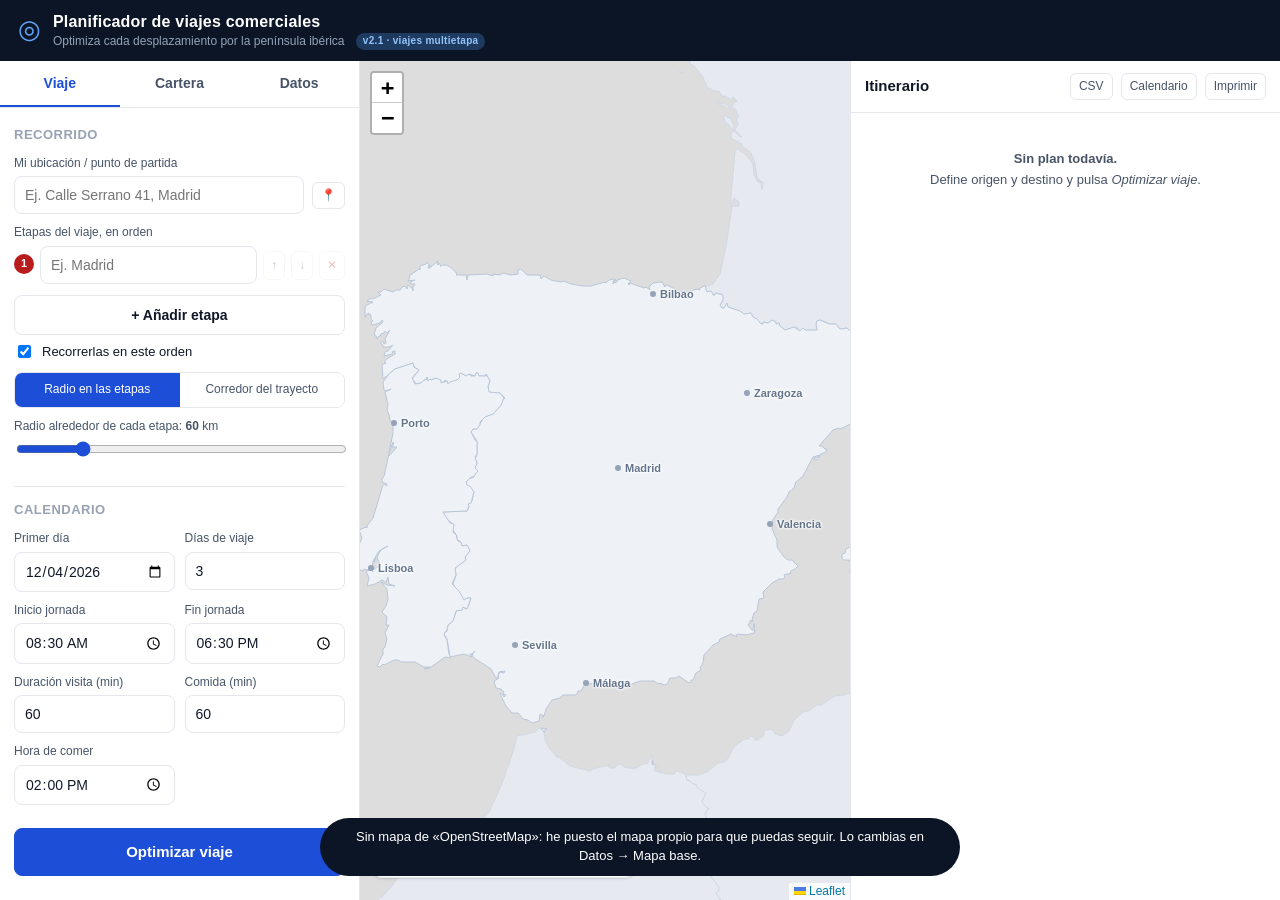
<file: planner/index.html>
<!DOCTYPE html>
<html lang="es">

<head>
  <meta charset="utf-8" />
  <meta name="viewport" content="width=device-width, initial-scale=1, viewport-fit=cover" />
  <title>Planificador de viajes comerciales · Península Ibérica</title>
  <meta name="description"
    content="Planifica viajes de negocio de forma gráfica: clientes y prospectos sobre el mapa, rutas optimizadas y máximo número de visitas por viaje." />
  <meta name="theme-color" content="#0b1526" />
  <meta name="mobile-web-app-capable" content="yes" />
  <meta name="apple-mobile-web-app-capable" content="yes" />
  <meta name="apple-mobile-web-app-status-bar-style" content="black-translucent" />
  <meta name="apple-mobile-web-app-title" content="Viajes" />
  <link rel="manifest" href="manifest.webmanifest" />
  <link rel="icon" href="icons/favicon-64.png" sizes="64x64" type="image/png" />
  <link rel="apple-touch-icon" href="icons/apple-touch-icon.png" />
  <link rel="stylesheet" href="vendor/leaflet.css?v=21" />
  <link rel="stylesheet" href="css/planner.css?v=21" />
</head>

<body>
  <header class="topbar">
    <div class="brand">
      <span class="logo">◎</span>
      <div>
        <h1>Planificador de viajes comerciales</h1>
        <p>Optimiza cada desplazamiento por la península ibérica
          <span class="build-tag" id="build-tag">v2.1 · viajes multietapa</span>
        </p>
      </div>
    </div>
    <div class="top-status" id="top-status"></div>
  </header>

  <main class="layout">
    <!-- ------------------------------------------------ Panel izquierdo -->
    <aside class="sidebar">
      <nav class="tabs">
        <button class="tab active" data-tab="viaje">Viaje</button>
        <button class="tab" data-tab="cartera">Cartera</button>
        <button class="tab" data-tab="datos">Datos</button>
      </nav>

      <section class="tab-panel active" id="tab-viaje">
        <div class="group">
          <h2>Recorrido</h2>
          <label class="field full">
            <span>Mi ubicación / punto de partida</span>
            <div class="row">
              <input id="origin" type="text" placeholder="Ej. Calle Serrano 41, Madrid" />
              <button class="mini" id="btn-gps" title="Usar mi ubicación actual">📍</button>
            </div>
            <small class="hint" id="origin-status"></small>
          </label>
          <div class="field full">
            <span>Etapas del viaje, en orden</span>
            <div id="stops-list" class="stops-list"></div>
            <button class="btn" id="btn-add-stop" type="button">+ Añadir etapa</button>
            <label class="field check" style="margin-top:8px">
              <input id="lockStopOrder" type="checkbox" checked />
              <span>Recorrerlas en este orden</span>
            </label>
          </div>

          <div class="segmented" id="mode">
            <button data-mode="destino" class="active">Radio en las etapas</button>
            <button data-mode="corredor">Corredor del trayecto</button>
          </div>
          <label class="field full" id="radius-field">
            <span>Radio alrededor de cada etapa: <b id="radius-val">60</b> km</span>
            <input id="radius" type="range" min="5" max="300" step="5" value="60" />
          </label>
          <label class="field full hidden" id="corridor-field">
            <span>Ancho del corredor: <b id="corridor-val">40</b> km a cada lado</span>
            <input id="corridor" type="range" min="5" max="150" step="5" value="40" />
          </label>
        </div>

        <div class="group">
          <h2>Calendario</h2>
          <div class="grid2">
            <label class="field"><span>Primer día</span><input id="startDate" type="date" /></label>
            <label class="field"><span>Días de viaje</span><input id="days" type="number" min="1" max="14" value="3" /></label>
            <label class="field"><span>Inicio jornada</span><input id="dayStart" type="time" value="08:30" /></label>
            <label class="field"><span>Fin jornada</span><input id="dayEnd" type="time" value="18:30" /></label>
            <label class="field"><span>Duración visita (min)</span><input id="defaultVisitMin" type="number" min="15" max="240" step="5" value="60" /></label>
            <label class="field"><span>Comida (min)</span><input id="lunchMin" type="number" min="0" max="180" step="15" value="60" /></label>
            <label class="field"><span>Hora de comer</span><input id="lunchStart" type="time" value="14:00" /></label>
          </div>
          <label class="field check"><input id="returnToOrigin" type="checkbox" checked /><span>Volver al punto de partida el último día</span></label>
          <label class="field check"><input id="destIsStop" type="checkbox" checked /><span>Pasar obligatoriamente por cada etapa</span></label>
        </div>

        <div class="group">
          <h2>Citas ya pactadas</h2>
          <p class="muted small">Visitas con hora cerrada. La agenda se construye alrededor de ellas, se duerme
            cerca si hace falta y la app te propone qué más ver en los huecos.</p>
          <div id="appt-list" class="appt-list"></div>

          <div class="appt-add">
            <label class="field full">
              <span>Empresa con la que has quedado</span>
              <input id="appt-client" type="text" list="appt-clients" placeholder="De tu cartera, o un nombre nuevo"
                autocomplete="off" />
              <datalist id="appt-clients"></datalist>
              <small class="hint" id="appt-who"></small>
            </label>
            <label class="field full">
              <span>Dirección o ciudad</span>
              <input id="appt-place" type="text" placeholder="Escribe el nombre de la empresa primero"
                autocomplete="off" />
            </label>
            <label class="field full">
              <span>Fecha</span><input id="appt-date" type="date" />
            </label>
            <div class="grid2">
              <label class="field"><span>Hora</span><input id="appt-time" type="time" /></label>
              <label class="field"><span>Minutos</span>
                <input id="appt-dur" type="number" min="15" max="480" step="15" placeholder="60" /></label>
            </div>
            <button class="btn primary" id="btn-add-appt">Añadir cita pactada</button>
            <div class="appt-msg" id="appt-msg"></div>
          </div>

          <label class="field full" style="margin-top:10px">
            <span>Buscar visitas hasta <b id="apptNearbyKm-val">35</b> km alrededor de cada cita</span>
            <input id="apptNearbyKm" type="range" min="5" max="120" step="5" value="35" />
            <small class="hint">Esta zona entra en el viaje aunque quede fuera del radio o del corredor.</small>
          </label>
        </div>

        <div class="group">
          <h2>A quién visitar</h2>
          <div class="chips">
            <label class="chip"><input type="checkbox" class="f-type" value="cliente" checked /><span>Clientes</span></label>
            <label class="chip"><input type="checkbox" class="f-type" value="prospecto" checked /><span>Prospectos</span></label>
          </div>
          <div class="grid2">
            <label class="field"><span>Prioridad mínima</span>
              <select id="filterMinPriority">
                <option value="1">Todas</option>
                <option value="2">Media o alta</option>
                <option value="3">Sólo alta</option>
              </select>
            </label>
            <label class="field"><span>Sin visitar desde (días)</span><input id="filterNotVisitedDays" type="number" min="0" step="30" value="0" /></label>
            <label class="field"><span>Sector contiene</span><input id="filterIndustry" type="text" placeholder="todos" /></label>
            <label class="field"><span>Etiqueta contiene</span><input id="filterTag" type="text" placeholder="todas" /></label>
          </div>
        </div>

        

        <div class="actions">
          <button class="btn primary big" id="btn-optimize">Optimizar viaje</button>
          <div class="cand-summary" id="cand-summary"></div>
        </div>
      </section>

      <section class="tab-panel" id="tab-cartera">
        <div class="group">
          <div class="row">
            <input id="client-search" type="search" placeholder="Buscar por nombre, ciudad, sector…" />
            <button class="btn" id="btn-new-client">+ Nuevo</button>
          </div>
        </div>
        <div id="client-list" class="client-list"></div>
      </section>

      <section class="tab-panel" id="tab-datos">
        <div class="group">
          <h2>Importar cartera</h2>
          <p class="muted small">CSV, TSV o Excel. Reconoce automáticamente las columnas de exportaciones de
            Apollo.io y de CRMs en español (empresa, dirección, ciudad, teléfono…).</p>
          <input type="file" id="file-input" accept=".csv,.tsv,.txt,.xlsx,.xlsm,.xls" hidden />
          <button class="btn primary" id="btn-import">Elegir fichero…</button>
          <a class="link-sample" href="ejemplo-clientes.csv" download>Descargar plantilla CSV</a>
        </div>

        <div class="group">
          <h2>Coordenadas</h2>
          <p class="muted small">Las direcciones se convierten en coordenadas con Nominatim (OpenStreetMap),
            a 1 consulta por segundo. Los resultados quedan en caché.</p>
          <button class="btn" id="btn-geocode">Geocodificar pendientes</button>
          <div class="progress hidden" id="geo-progress"><div class="bar"></div><span></span></div>
        </div>

        <div class="group">
          <h2>Mapa base</h2>
          <label class="field full">
            <span>Proveedor de teselas</span>
            <select id="tileProvider">
              <option value="osm">OpenStreetMap</option>
              <option value="offline">Mapa propio, sin internet (siempre funciona)</option>
              <option value="custom">Teselas con mi clave…</option>
              <option value="voyager">Carto Voyager (requiere clave)</option>
              <option value="light">Carto claro (requiere clave)</option>
              <option value="dark">Carto oscuro (requiere clave)</option>
            </select>
          </label>
          <div id="tile-custom" class="hidden">
            <label class="field full">
              <span>URL de plantilla</span>
              <input id="tileUrl" type="text" placeholder="https://tile.ejemplo.com/{z}/{x}/{y}.png?key=TU_CLAVE" />
            </label>
            <label class="field full">
              <span>Atribución</span>
              <input id="tileAttribution" type="text" placeholder="© Proveedor" />
            </label>
          </div>
          <small class="hint">Si OpenStreetMap muestra «Access blocked», sus servidores de voluntarios te han
            limitado: suele ser temporal y se nota menos sirviendo la app por web en vez de abriendo el fichero.
            Mientras tanto, «Mapa propio» funciona siempre y no pide nada a nadie. Para ver el callejero con
            garantías, saca una clave gratuita en MapTiler o Geoapify y pégala como teselas propias, por
            ejemplo <code>https://api.maptiler.com/maps/streets-v2/{z}/{x}/{y}.png?key=TU_CLAVE</code>.</small>
        </div>

        <div class="group">
          <h2>Cálculo de rutas</h2>
          <label class="field check"><input id="useOsrm" type="checkbox" checked /><span>Usar tiempos reales de carretera (OSRM)</span></label>
          <div class="grid2">
            <label class="field"><span>Velocidad media (km/h)</span><input id="speedKmh" type="number" min="30" max="130" step="5" value="80" /></label>
            <label class="field"><span>Factor de desvío</span><input id="detour" type="number" min="1" max="2" step="0.05" value="1.25" /></label>
          </div>
          <small class="hint">Se usan si OSRM no está disponible (sin conexión o demasiadas paradas).</small>
        </div>

<details class="group">
          <summary><h2>Criterio de priorización</h2></summary>
          <label class="field full"><span>Peso de la prioridad: <b id="wPriority-val">1</b></span>
            <input id="wPriority" type="range" min="0" max="3" step="0.1" value="1" /></label>
          <label class="field full"><span>Peso del valor potencial: <b id="wValue-val">1</b></span>
            <input id="wValue" type="range" min="0" max="3" step="0.1" value="1" /></label>
          <label class="field full"><span>Peso del tiempo sin visitar: <b id="wRecency-val">0.6</b></span>
            <input id="wRecency" type="range" min="0" max="3" step="0.1" value="0.6" /></label>
          <label class="field full"><span>Enfoque: <b id="prospectBias-val">equilibrado</b></span>
            <input id="prospectBias" type="range" min="-1" max="1" step="0.1" value="0" />
            <small class="hint">A la izquierda prioriza fidelizar clientes; a la derecha, captar prospectos.</small>
          </label>
          <label class="field full"><span>Máx. paradas candidatas a evaluar</span>
            <input id="maxCandidates" type="number" min="10" max="95" step="5" value="80" />
            <small class="hint">Más candidatas = mejor plan pero cálculo más lento (límite de OSRM: 95).</small>
          </label>
        </details>

        <div class="group">
          <h2>Datos guardados</h2>
          <p class="muted small" id="storage-info"></p>
          <div class="row wrap">
            <button class="btn" id="btn-demo">Cargar ejemplo</button>
            <button class="btn" id="btn-export-clients">Exportar cartera (CSV)</button>
            <button class="btn danger" id="btn-clear-clients">Vaciar cartera</button>
          </div>
        </div>

        <div class="group">
          <h2>Pasar los datos a otro dispositivo</h2>
          <p class="muted small">Los datos viven en este navegador y no se sincronizan solos.
            Esta copia lleva la cartera, las citas, los ajustes del viaje y las direcciones ya
            localizadas, en un único fichero.</p>
          <input type="file" id="backup-input" accept=".json,application/json" hidden />
          <div class="row wrap">
            <button class="btn primary" id="btn-backup">Guardar copia</button>
            <button class="btn" id="btn-restore">Restaurar copia…</button>
          </div>
          <small class="hint">Guarda la copia, mándatela por correo o WhatsApp, ábrela en el móvil
            y pulsa «Restaurar copia».</small>
        </div>
      </section>
    </aside>

    <!-- ------------------------------------------------------- Mapa ----- -->
    <section class="map-wrap">
      <div id="map"></div>
      <div class="legend">
        <span><i class="sw cliente"></i> Cliente</span>
        <span><i class="sw prospecto"></i> Prospecto</span>
        <span><i class="sw route"></i> Ruta del día</span>
      </div>
    </section>

    <!-- -------------------------------------------------- Itinerario ---- -->
    <aside class="itin-wrap">
      <header class="itin-head">
        <h2>Itinerario</h2>
        <div class="row">
          <button class="mini" id="btn-export-csv" title="Exportar a CSV">CSV</button>
          <button class="mini" id="btn-export-ics" title="Exportar al calendario">Calendario</button>
          <button class="mini" id="btn-print" title="Imprimir / PDF">Imprimir</button>
        </div>
      </header>
      <div id="itinerary" class="itinerary"></div>
    </aside>
  </main>

  <nav class="mobile-nav" id="mobile-nav">
    <button data-view="panel" class="active">☰ Panel</button>
    <button data-view="mapa">🗺 Mapa</button>
    <button data-view="itinerario">📋 Itinerario</button>
  </nav>

  <div id="modal" class="modal-backdrop"></div>
  <div id="toast" class="toast"></div>

  <!-- Librerías incluidas en el repositorio: la app funciona sin CDN. -->
  <script src="vendor/leaflet.js?v=21"></script>
  <script src="vendor/xlsx.full.min.js?v=21"></script>
  <script src="js/util.js?v=21"></script>
  <script src="js/store.js?v=21"></script>
  <script src="js/csv.js?v=21"></script>
  <script src="js/geocode.js?v=21"></script>
  <script src="js/routing.js?v=21"></script>
  <script src="js/optimize.js?v=21"></script>
  <script src="js/map.js?v=21"></script>
  <script src="js/itinerary.js?v=21"></script>
  <script src="js/clients.js?v=21"></script>
  <script src="js/basemap-data.js?v=21"></script>
  <script src="js/demo-data.js?v=21"></script>
  <script src="js/app.js?v=21"></script>
  <script>
    if ('serviceWorker' in navigator) {
      window.addEventListener('load', function () {
        navigator.serviceWorker.register('sw.js').catch(function (e) {
          console.warn('Service worker no registrado:', e);
        });
      });
    }
  </script>
</body>

</html>
</file>
<file: planner/vendor/leaflet.css>
/* required styles */

.leaflet-pane,
.leaflet-tile,
.leaflet-marker-icon,
.leaflet-marker-shadow,
.leaflet-tile-container,
.leaflet-pane > svg,
.leaflet-pane > canvas,
.leaflet-zoom-box,
.leaflet-image-layer,
.leaflet-layer {
	position: absolute;
	left: 0;
	top: 0;
	}
.leaflet-container {
	overflow: hidden;
	}
.leaflet-tile,
.leaflet-marker-icon,
.leaflet-marker-shadow {
	-webkit-user-select: none;
	   -moz-user-select: none;
	        user-select: none;
	  -webkit-user-drag: none;
	}
/* Prevents IE11 from highlighting tiles in blue */
.leaflet-tile::selection {
	background: transparent;
}
/* Safari renders non-retina tile on retina better with this, but Chrome is worse */
.leaflet-safari .leaflet-tile {
	image-rendering: -webkit-optimize-contrast;
	}
/* hack that prevents hw layers "stretching" when loading new tiles */
.leaflet-safari .leaflet-tile-container {
	width: 1600px;
	height: 1600px;
	-webkit-transform-origin: 0 0;
	}
.leaflet-marker-icon,
.leaflet-marker-shadow {
	display: block;
	}
/* .leaflet-container svg: reset svg max-width decleration shipped in Joomla! (joomla.org) 3.x */
/* .leaflet-container img: map is broken in FF if you have max-width: 100% on tiles */
.leaflet-container .leaflet-overlay-pane svg {
	max-width: none !important;
	max-height: none !important;
	}
.leaflet-container .leaflet-marker-pane img,
.leaflet-container .leaflet-shadow-pane img,
.leaflet-container .leaflet-tile-pane img,
.leaflet-container img.leaflet-image-layer,
.leaflet-container .leaflet-tile {
	max-width: none !important;
	max-height: none !important;
	width: auto;
	padding: 0;
	}

.leaflet-container img.leaflet-tile {
	/* See: https://bugs.chromium.org/p/chromium/issues/detail?id=600120 */
	mix-blend-mode: plus-lighter;
}

.leaflet-container.leaflet-touch-zoom {
	-ms-touch-action: pan-x pan-y;
	touch-action: pan-x pan-y;
	}
.leaflet-container.leaflet-touch-drag {
	-ms-touch-action: pinch-zoom;
	/* Fallback for FF which doesn't support pinch-zoom */
	touch-action: none;
	touch-action: pinch-zoom;
}
.leaflet-container.leaflet-touch-drag.leaflet-touch-zoom {
	-ms-touch-action: none;
	touch-action: none;
}
.leaflet-container {
	-webkit-tap-highlight-color: transparent;
}
.leaflet-container a {
	-webkit-tap-highlight-color: rgba(51, 181, 229, 0.4);
}
.leaflet-tile {
	filter: inherit;
	visibility: hidden;
	}
.leaflet-tile-loaded {
	visibility: inherit;
	}
.leaflet-zoom-box {
	width: 0;
	height: 0;
	-moz-box-sizing: border-box;
	     box-sizing: border-box;
	z-index: 800;
	}
/* workaround for https://bugzilla.mozilla.org/show_bug.cgi?id=888319 */
.leaflet-overlay-pane svg {
	-moz-user-select: none;
	}

.leaflet-pane         { z-index: 400; }

.leaflet-tile-pane    { z-index: 200; }
.leaflet-overlay-pane { z-index: 400; }
.leaflet-shadow-pane  { z-index: 500; }
.leaflet-marker-pane  { z-index: 600; }
.leaflet-tooltip-pane   { z-index: 650; }
.leaflet-popup-pane   { z-index: 700; }

.leaflet-map-pane canvas { z-index: 100; }
.leaflet-map-pane svg    { z-index: 200; }

.leaflet-vml-shape {
	width: 1px;
	height: 1px;
	}
.lvml {
	behavior: url(#default#VML);
	display: inline-block;
	position: absolute;
	}


/* control positioning */

.leaflet-control {
	position: relative;
	z-index: 800;
	pointer-events: visiblePainted; /* IE 9-10 doesn't have auto */
	pointer-events: auto;
	}
.leaflet-top,
.leaflet-bottom {
	position: absolute;
	z-index: 1000;
	pointer-events: none;
	}
.leaflet-top {
	top: 0;
	}
.leaflet-right {
	right: 0;
	}
.leaflet-bottom {
	bottom: 0;
	}
.leaflet-left {
	left: 0;
	}
.leaflet-control {
	float: left;
	clear: both;
	}
.leaflet-right .leaflet-control {
	float: right;
	}
.leaflet-top .leaflet-control {
	margin-top: 10px;
	}
.leaflet-bottom .leaflet-control {
	margin-bottom: 10px;
	}
.leaflet-left .leaflet-control {
	margin-left: 10px;
	}
.leaflet-right .leaflet-control {
	margin-right: 10px;
	}


/* zoom and fade animations */

.leaflet-fade-anim .leaflet-popup {
	opacity: 0;
	-webkit-transition: opacity 0.2s linear;
	   -moz-transition: opacity 0.2s linear;
	        transition: opacity 0.2s linear;
	}
.leaflet-fade-anim .leaflet-map-pane .leaflet-popup {
	opacity: 1;
	}
.leaflet-zoom-animated {
	-webkit-transform-origin: 0 0;
	    -ms-transform-origin: 0 0;
	        transform-origin: 0 0;
	}
svg.leaflet-zoom-animated {
	will-change: transform;
}

.leaflet-zoom-anim .leaflet-zoom-animated {
	-webkit-transition: -webkit-transform 0.25s cubic-bezier(0,0,0.25,1);
	   -moz-transition:    -moz-transform 0.25s cubic-bezier(0,0,0.25,1);
	        transition:         transform 0.25s cubic-bezier(0,0,0.25,1);
	}
.leaflet-zoom-anim .leaflet-tile,
.leaflet-pan-anim .leaflet-tile {
	-webkit-transition: none;
	   -moz-transition: none;
	        transition: none;
	}

.leaflet-zoom-anim .leaflet-zoom-hide {
	visibility: hidden;
	}


/* cursors */

.leaflet-interactive {
	cursor: pointer;
	}
.leaflet-grab {
	cursor: -webkit-grab;
	cursor:    -moz-grab;
	cursor:         grab;
	}
.leaflet-crosshair,
.leaflet-crosshair .leaflet-interactive {
	cursor: crosshair;
	}
.leaflet-popup-pane,
.leaflet-control {
	cursor: auto;
	}
.leaflet-dragging .leaflet-grab,
.leaflet-dragging .leaflet-grab .leaflet-interactive,
.leaflet-dragging .leaflet-marker-draggable {
	cursor: move;
	cursor: -webkit-grabbing;
	cursor:    -moz-grabbing;
	cursor:         grabbing;
	}

/* marker & overlays interactivity */
.leaflet-marker-icon,
.leaflet-marker-shadow,
.leaflet-image-layer,
.leaflet-pane > svg path,
.leaflet-tile-container {
	pointer-events: none;
	}

.leaflet-marker-icon.leaflet-interactive,
.leaflet-image-layer.leaflet-interactive,
.leaflet-pane > svg path.leaflet-interactive,
svg.leaflet-image-layer.leaflet-interactive path {
	pointer-events: visiblePainted; /* IE 9-10 doesn't have auto */
	pointer-events: auto;
	}

/* visual tweaks */

.leaflet-container {
	background: #ddd;
	outline-offset: 1px;
	}
.leaflet-container a {
	color: #0078A8;
	}
.leaflet-zoom-box {
	border: 2px dotted #38f;
	background: rgba(255,255,255,0.5);
	}


/* general typography */
.leaflet-container {
	font-family: "Helvetica Neue", Arial, Helvetica, sans-serif;
	font-size: 12px;
	font-size: 0.75rem;
	line-height: 1.5;
	}


/* general toolbar styles */

.leaflet-bar {
	box-shadow: 0 1px 5px rgba(0,0,0,0.65);
	border-radius: 4px;
	}
.leaflet-bar a {
	background-color: #fff;
	border-bottom: 1px solid #ccc;
	width: 26px;
	height: 26px;
	line-height: 26px;
	display: block;
	text-align: center;
	text-decoration: none;
	color: black;
	}
.leaflet-bar a,
.leaflet-control-layers-toggle {
	background-position: 50% 50%;
	background-repeat: no-repeat;
	display: block;
	}
.leaflet-bar a:hover,
.leaflet-bar a:focus {
	background-color: #f4f4f4;
	}
.leaflet-bar a:first-child {
	border-top-left-radius: 4px;
	border-top-right-radius: 4px;
	}
.leaflet-bar a:last-child {
	border-bottom-left-radius: 4px;
	border-bottom-right-radius: 4px;
	border-bottom: none;
	}
.leaflet-bar a.leaflet-disabled {
	cursor: default;
	background-color: #f4f4f4;
	color: #bbb;
	}

.leaflet-touch .leaflet-bar a {
	width: 30px;
	height: 30px;
	line-height: 30px;
	}
.leaflet-touch .leaflet-bar a:first-child {
	border-top-left-radius: 2px;
	border-top-right-radius: 2px;
	}
.leaflet-touch .leaflet-bar a:last-child {
	border-bottom-left-radius: 2px;
	border-bottom-right-radius: 2px;
	}

/* zoom control */

.leaflet-control-zoom-in,
.leaflet-control-zoom-out {
	font: bold 18px 'Lucida Console', Monaco, monospace;
	text-indent: 1px;
	}

.leaflet-touch .leaflet-control-zoom-in, .leaflet-touch .leaflet-control-zoom-out  {
	font-size: 22px;
	}


/* layers control */

.leaflet-control-layers {
	box-shadow: 0 1px 5px rgba(0,0,0,0.4);
	background: #fff;
	border-radius: 5px;
	}
.leaflet-control-layers-toggle {
	background-image: url(images/layers.png);
	width: 36px;
	height: 36px;
	}
.leaflet-retina .leaflet-control-layers-toggle {
	background-image: url(images/layers-2x.png);
	background-size: 26px 26px;
	}
.leaflet-touch .leaflet-control-layers-toggle {
	width: 44px;
	height: 44px;
	}
.leaflet-control-layers .leaflet-control-layers-list,
.leaflet-control-layers-expanded .leaflet-control-layers-toggle {
	display: none;
	}
.leaflet-control-layers-expanded .leaflet-control-layers-list {
	display: block;
	position: relative;
	}
.leaflet-control-layers-expanded {
	padding: 6px 10px 6px 6px;
	color: #333;
	background: #fff;
	}
.leaflet-control-layers-scrollbar {
	overflow-y: scroll;
	overflow-x: hidden;
	padding-right: 5px;
	}
.leaflet-control-layers-selector {
	margin-top: 2px;
	position: relative;
	top: 1px;
	}
.leaflet-control-layers label {
	display: block;
	font-size: 13px;
	font-size: 1.08333em;
	}
.leaflet-control-layers-separator {
	height: 0;
	border-top: 1px solid #ddd;
	margin: 5px -10px 5px -6px;
	}

/* Default icon URLs */
.leaflet-default-icon-path { /* used only in path-guessing heuristic, see L.Icon.Default */
	background-image: url(images/marker-icon.png);
	}


/* attribution and scale controls */

.leaflet-container .leaflet-control-attribution {
	background: #fff;
	background: rgba(255, 255, 255, 0.8);
	margin: 0;
	}
.leaflet-control-attribution,
.leaflet-control-scale-line {
	padding: 0 5px;
	color: #333;
	line-height: 1.4;
	}
.leaflet-control-attribution a {
	text-decoration: none;
	}
.leaflet-control-attribution a:hover,
.leaflet-control-attribution a:focus {
	text-decoration: underline;
	}
.leaflet-attribution-flag {
	display: inline !important;
	vertical-align: baseline !important;
	width: 1em;
	height: 0.6669em;
	}
.leaflet-left .leaflet-control-scale {
	margin-left: 5px;
	}
.leaflet-bottom .leaflet-control-scale {
	margin-bottom: 5px;
	}
.leaflet-control-scale-line {
	border: 2px solid #777;
	border-top: none;
	line-height: 1.1;
	padding: 2px 5px 1px;
	white-space: nowrap;
	-moz-box-sizing: border-box;
	     box-sizing: border-box;
	background: rgba(255, 255, 255, 0.8);
	text-shadow: 1px 1px #fff;
	}
.leaflet-control-scale-line:not(:first-child) {
	border-top: 2px solid #777;
	border-bottom: none;
	margin-top: -2px;
	}
.leaflet-control-scale-line:not(:first-child):not(:last-child) {
	border-bottom: 2px solid #777;
	}

.leaflet-touch .leaflet-control-attribution,
.leaflet-touch .leaflet-control-layers,
.leaflet-touch .leaflet-bar {
	box-shadow: none;
	}
.leaflet-touch .leaflet-control-layers,
.leaflet-touch .leaflet-bar {
	border: 2px solid rgba(0,0,0,0.2);
	background-clip: padding-box;
	}


/* popup */

.leaflet-popup {
	position: absolute;
	text-align: center;
	margin-bottom: 20px;
	}
.leaflet-popup-content-wrapper {
	padding: 1px;
	text-align: left;
	border-radius: 12px;
	}
.leaflet-popup-content {
	margin: 13px 24px 13px 20px;
	line-height: 1.3;
	font-size: 13px;
	font-size: 1.08333em;
	min-height: 1px;
	}
.leaflet-popup-content p {
	margin: 17px 0;
	margin: 1.3em 0;
	}
.leaflet-popup-tip-container {
	width: 40px;
	height: 20px;
	position: absolute;
	left: 50%;
	margin-top: -1px;
	margin-left: -20px;
	overflow: hidden;
	pointer-events: none;
	}
.leaflet-popup-tip {
	width: 17px;
	height: 17px;
	padding: 1px;

	margin: -10px auto 0;
	pointer-events: auto;

	-webkit-transform: rotate(45deg);
	   -moz-transform: rotate(45deg);
	    -ms-transform: rotate(45deg);
	        transform: rotate(45deg);
	}
.leaflet-popup-content-wrapper,
.leaflet-popup-tip {
	background: white;
	color: #333;
	box-shadow: 0 3px 14px rgba(0,0,0,0.4);
	}
.leaflet-container a.leaflet-popup-close-button {
	position: absolute;
	top: 0;
	right: 0;
	border: none;
	text-align: center;
	width: 24px;
	height: 24px;
	font: 16px/24px Tahoma, Verdana, sans-serif;
	color: #757575;
	text-decoration: none;
	background: transparent;
	}
.leaflet-container a.leaflet-popup-close-button:hover,
.leaflet-container a.leaflet-popup-close-button:focus {
	color: #585858;
	}
.leaflet-popup-scrolled {
	overflow: auto;
	}

.leaflet-oldie .leaflet-popup-content-wrapper {
	-ms-zoom: 1;
	}
.leaflet-oldie .leaflet-popup-tip {
	width: 24px;
	margin: 0 auto;

	-ms-filter: "progid:DXImageTransform.Microsoft.Matrix(M11=0.70710678, M12=0.70710678, M21=-0.70710678, M22=0.70710678)";
	filter: progid:DXImageTransform.Microsoft.Matrix(M11=0.70710678, M12=0.70710678, M21=-0.70710678, M22=0.70710678);
	}

.leaflet-oldie .leaflet-control-zoom,
.leaflet-oldie .leaflet-control-layers,
.leaflet-oldie .leaflet-popup-content-wrapper,
.leaflet-oldie .leaflet-popup-tip {
	border: 1px solid #999;
	}


/* div icon */

.leaflet-div-icon {
	background: #fff;
	border: 1px solid #666;
	}


/* Tooltip */
/* Base styles for the element that has a tooltip */
.leaflet-tooltip {
	position: absolute;
	padding: 6px;
	background-color: #fff;
	border: 1px solid #fff;
	border-radius: 3px;
	color: #222;
	white-space: nowrap;
	-webkit-user-select: none;
	-moz-user-select: none;
	-ms-user-select: none;
	user-select: none;
	pointer-events: none;
	box-shadow: 0 1px 3px rgba(0,0,0,0.4);
	}
.leaflet-tooltip.leaflet-interactive {
	cursor: pointer;
	pointer-events: auto;
	}
.leaflet-tooltip-top:before,
.leaflet-tooltip-bottom:before,
.leaflet-tooltip-left:before,
.leaflet-tooltip-right:before {
	position: absolute;
	pointer-events: none;
	border: 6px solid transparent;
	background: transparent;
	content: "";
	}

/* Directions */

.leaflet-tooltip-bottom {
	margin-top: 6px;
}
.leaflet-tooltip-top {
	margin-top: -6px;
}
.leaflet-tooltip-bottom:before,
.leaflet-tooltip-top:before {
	left: 50%;
	margin-left: -6px;
	}
.leaflet-tooltip-top:before {
	bottom: 0;
	margin-bottom: -12px;
	border-top-color: #fff;
	}
.leaflet-tooltip-bottom:before {
	top: 0;
	margin-top: -12px;
	margin-left: -6px;
	border-bottom-color: #fff;
	}
.leaflet-tooltip-left {
	margin-left: -6px;
}
.leaflet-tooltip-right {
	margin-left: 6px;
}
.leaflet-tooltip-left:before,
.leaflet-tooltip-right:before {
	top: 50%;
	margin-top: -6px;
	}
.leaflet-tooltip-left:before {
	right: 0;
	margin-right: -12px;
	border-left-color: #fff;
	}
.leaflet-tooltip-right:before {
	left: 0;
	margin-left: -12px;
	border-right-color: #fff;
	}

/* Printing */

@media print {
	/* Prevent printers from removing background-images of controls. */
	.leaflet-control {
		-webkit-print-color-adjust: exact;
		print-color-adjust: exact;
		}
	}
</file>
<file: planner/css/planner.css>
/* Planificador de viajes comerciales — hoja de estilos */

:root {
  --bg: #f4f6fa;
  --panel: #ffffff;
  --ink: #101828;
  --ink-2: #475467;
  --muted: #98a2b3;
  --line: #e4e7ec;
  --brand: #1d4ed8;
  --brand-soft: #eef2ff;
  --cliente: #16a34a;
  --prospecto: #f59e0b;
  --danger: #dc2626;
  --radius: 10px;
  --shadow: 0 1px 2px rgba(16, 24, 40, .06), 0 1px 3px rgba(16, 24, 40, .1);
}

* { box-sizing: border-box; }

html, body {
  height: 100%;
  margin: 0;
}

body {
  font: 14px/1.45 -apple-system, BlinkMacSystemFont, "Segoe UI", Roboto, "Helvetica Neue", Arial, sans-serif;
  color: var(--ink);
  background: var(--bg);
  display: flex;
  flex-direction: column;
  overflow: hidden;
}

h1, h2, h3, h4 { margin: 0; font-weight: 600; }
p { margin: 0 0 .5rem; }
.muted { color: var(--ink-2); }
.small { font-size: 12px; }
.hidden { display: none !important; }

/* ---------------------------------------------------------------- Topbar */
.topbar {
  display: flex;
  align-items: center;
  justify-content: space-between;
  gap: 16px;
  padding: 10px 18px;
  background: #0b1526;
  color: #fff;
  flex: 0 0 auto;
}

.brand { display: flex; align-items: center; gap: 12px; }
.brand .logo { font-size: 26px; color: #60a5fa; }
.brand h1 { font-size: 16px; letter-spacing: .2px; }
.brand p { margin: 0; font-size: 12px; color: #94a3b8; }
.top-status { font-size: 13px; color: #cbd5e1; }

/* ---------------------------------------------------------------- Layout */
.layout {
  flex: 1 1 auto;
  display: grid;
  grid-template-columns: 360px minmax(320px, 1fr) 430px;
  min-height: 0;
}

.sidebar, .itin-wrap {
  background: var(--panel);
  overflow-y: auto;
  min-height: 0;
}
.sidebar { border-right: 1px solid var(--line); }
.itin-wrap { border-left: 1px solid var(--line); display: flex; flex-direction: column; }

.map-wrap { position: relative; min-height: 0; }
#map { position: absolute; inset: 0; }

.legend {
  position: absolute;
  left: 12px; bottom: 22px;
  z-index: 500;
  background: rgba(255, 255, 255, .94);
  border: 1px solid var(--line);
  border-radius: var(--radius);
  padding: 8px 10px;
  font-size: 12px;
  display: flex;
  gap: 12px;
  box-shadow: var(--shadow);
}
.legend .sw { display: inline-block; width: 10px; height: 10px; border-radius: 50%; margin-right: 5px; }
.legend .sw.cliente { background: var(--cliente); }
.legend .sw.prospecto { background: var(--prospecto); }
.legend .sw.route { background: var(--brand); border-radius: 2px; width: 16px; height: 4px; }

/* ------------------------------------------------------------ Pestañas */
.tabs { display: flex; position: sticky; top: 0; background: var(--panel); z-index: 5; border-bottom: 1px solid var(--line); }
.tab {
  flex: 1;
  padding: 12px 8px;
  border: 0;
  background: none;
  font: inherit;
  font-weight: 600;
  color: var(--ink-2);
  cursor: pointer;
  border-bottom: 2px solid transparent;
}
.tab.active { color: var(--brand); border-bottom-color: var(--brand); }
.tab-panel { display: none; padding: 4px 14px 24px; }
.tab-panel.active { display: block; }

/* ------------------------------------------------------------- Formulario */
.group { padding: 14px 0; border-bottom: 1px solid var(--line); }
.group > h2, details.group summary h2 { font-size: 13px; text-transform: uppercase; letter-spacing: .5px; color: var(--muted); margin-bottom: 10px; }
details.group summary { cursor: pointer; list-style: none; }
details.group summary::-webkit-details-marker { display: none; }
details.group summary h2::after { content: ' ▾'; }
details.group[open] summary h2::after { content: ' ▴'; }

.field { display: block; margin-bottom: 10px; }
.field > span { display: block; font-size: 12px; color: var(--ink-2); margin-bottom: 4px; }
.field.full { width: 100%; }
.grid2 { display: grid; grid-template-columns: 1fr 1fr; gap: 0 10px; }
.row { display: flex; gap: 8px; align-items: center; }
.row.wrap { flex-wrap: wrap; }
.row > input, .row > select { flex: 1; min-width: 0; }

input:not([type=checkbox]):not([type=range]):not([type=radio]):not([type=file]),
select, textarea {
  width: 100%;
  padding: 8px 10px;
  border: 1px solid var(--line);
  border-radius: 8px;
  font: inherit;
  color: var(--ink);
  background: #fff;
}
input:focus, select:focus, textarea:focus { outline: 2px solid var(--brand-soft); border-color: var(--brand); }
input[type=range] { width: 100%; accent-color: var(--brand); }

.field.check { display: flex; align-items: flex-start; gap: 8px; }
.field.check input { margin-top: 2px; }
.field.check span { margin: 0; font-size: 13px; color: var(--ink); }

.hint { display: block; font-size: 11px; color: var(--muted); margin-top: 3px; }

.segmented { display: flex; border: 1px solid var(--line); border-radius: 8px; overflow: hidden; margin-bottom: 10px; }
.segmented button {
  flex: 1; padding: 8px; border: 0; background: #fff; font: inherit; font-size: 12px;
  color: var(--ink-2); cursor: pointer;
}
.segmented button.active { background: var(--brand); color: #fff; }

.chips { display: flex; gap: 8px; margin-bottom: 10px; flex-wrap: wrap; }
.chip { display: inline-flex; align-items: center; gap: 6px; padding: 6px 10px; border: 1px solid var(--line); border-radius: 999px; font-size: 13px; cursor: pointer; }
.chip input { accent-color: var(--brand); }

.btn {
  padding: 9px 14px;
  border: 1px solid var(--line);
  border-radius: 8px;
  background: #fff;
  font: inherit;
  font-weight: 600;
  color: var(--ink);
  cursor: pointer;
}
.btn:hover { background: #f8fafc; }
.btn.primary { background: var(--brand); border-color: var(--brand); color: #fff; }
.btn.primary:hover { background: #1e40af; }
.btn.danger { color: var(--danger); border-color: #fecaca; }
.btn.ghost { background: transparent; }
.btn.big { width: 100%; padding: 12px; font-size: 15px; }
.btn:disabled { opacity: .6; cursor: default; }

.mini {
  border: 1px solid var(--line);
  background: #fff;
  border-radius: 6px;
  padding: 4px 8px;
  font: inherit;
  font-size: 12px;
  cursor: pointer;
  color: var(--ink-2);
}
.mini:hover { background: #f1f5f9; }
.mini.danger { color: var(--danger); }

.actions { padding: 16px 0; position: sticky; bottom: 0; background: var(--panel); }
.cand-summary { font-size: 12px; color: var(--muted); margin-top: 8px; text-align: center; }

.progress { margin-top: 10px; background: var(--line); border-radius: 999px; height: 18px; position: relative; overflow: hidden; }
.progress .bar { background: var(--brand); height: 100%; width: 0; transition: width .2s; }
.progress span { position: absolute; inset: 0; font-size: 11px; display: flex; align-items: center; justify-content: center; color: var(--ink); }

.link-sample { display: inline-block; margin-left: 10px; font-size: 12px; color: var(--brand); }

/* --------------------------------------------------------------- Cartera */
.client-list { padding-bottom: 30px; }
.list-count { font-size: 12px; color: var(--muted); padding: 8px 0; }
.client-row {
  display: flex; align-items: flex-start; gap: 8px;
  padding: 8px 6px; border-bottom: 1px solid var(--line);
}
.client-row .dot { width: 9px; height: 9px; border-radius: 50%; margin-top: 5px; flex: 0 0 auto; }
.client-row .dot.cliente { background: var(--cliente); }
.client-row .dot.prospecto { background: var(--prospecto); }
.cr-main { flex: 1; min-width: 0; }
.cr-name { font-weight: 600; display: flex; gap: 6px; align-items: center; }
.cr-name > span:first-child { overflow: hidden; text-overflow: ellipsis; white-space: nowrap; }
.cr-sub { font-size: 12px; color: var(--ink-2); }
.cr-warn { font-size: 11px; color: var(--danger); }
.cr-actions { display: flex; gap: 4px; }
.client-row.geo-none { background: #fff7ed; }

.tag { font-size: 10px; text-transform: uppercase; letter-spacing: .4px; padding: 1px 6px; border-radius: 999px; font-weight: 700; }
.tag.cliente { background: #dcfce7; color: #15803d; }
.tag.prospecto { background: #fef3c7; color: #b45309; }
.tag.pin { background: #e0e7ff; color: #3730a3; }

.empty { padding: 24px 10px; text-align: center; color: var(--ink-2); font-size: 13px; line-height: 1.6; }

/* ------------------------------------------------------------ Itinerario */
.itin-head {
  display: flex; align-items: center; justify-content: space-between;
  padding: 12px 14px; border-bottom: 1px solid var(--line);
  position: sticky; top: 0; background: var(--panel); z-index: 4;
}
.itin-head h2 { font-size: 15px; }
.itinerary { padding: 12px 14px 40px; overflow-y: auto; }

.kpis { display: grid; grid-template-columns: repeat(3, 1fr); gap: 8px; }
.kpi { background: #f8fafc; border: 1px solid var(--line); border-radius: var(--radius); padding: 8px; text-align: center; }
.kpi.main { background: var(--brand-soft); border-color: #c7d2fe; }
.kpi-val { display: block; font-size: 17px; font-weight: 700; }
.kpi-lab { display: block; font-size: 11px; color: var(--ink-2); }
.itin-note { font-size: 11px; color: var(--muted); margin: 8px 0 4px; }
.itin-note .warn { color: #b45309; font-weight: 600; }

.day-tabs { display: flex; gap: 4px; flex-wrap: wrap; margin: 10px 0; }
.day-tab {
  border: 1px solid var(--line); background: #fff; border-radius: 6px;
  padding: 5px 10px; font: inherit; font-size: 12px; cursor: pointer;
  border-bottom-width: 3px;
}
.day-tab.active { background: var(--ink); color: #fff; border-color: var(--ink); }

.day-card { border: 1px solid var(--line); border-radius: var(--radius); margin-bottom: 14px; overflow: hidden; box-shadow: var(--shadow); }
.day-head { display: flex; align-items: center; gap: 10px; padding: 10px 12px; background: #f8fafc; border-bottom: 1px solid var(--line); }
.day-dot { width: 10px; height: 10px; border-radius: 50%; flex: 0 0 auto; }
.day-head > div { flex: 1; min-width: 0; }
.day-title { font-weight: 700; font-size: 13px; }
.day-sub { font-size: 11px; color: var(--ink-2); }

.timeline { padding: 4px 0; }
.tl-row { display: flex; gap: 8px; align-items: flex-start; padding: 6px 12px; font-size: 13px; }
.tl-time { width: 42px; flex: 0 0 auto; font-variant-numeric: tabular-nums; color: var(--ink-2); font-size: 12px; padding-top: 2px; }
.tl-icon { width: 20px; flex: 0 0 auto; text-align: center; }
.tl-main { flex: 1; min-width: 0; }
.tl-row.drive { color: var(--ink-2); font-size: 12px; }
.tl-row.lunch { color: #b45309; font-size: 12px; }
.tl-row.start { color: var(--ink-2); font-size: 12px; border-bottom: 1px dashed var(--line); }
.tl-row.warn-row { color: #b45309; font-size: 12px; }

.tl-row.waypoint { border-top: 1px solid #f1f5f9; padding: 8px 12px; color: var(--ink-2); }
.tl-row.waypoint .v-name { font-weight: 600; }
.map-error { padding: 24px; font-size: 13px; color: var(--ink-2); }
.tl-row.visit { border-top: 1px solid #f1f5f9; padding: 8px 12px; cursor: grab; }
.tl-row.visit:hover { background: #f8fafc; }
.tl-row.visit.dragging { opacity: .4; }
.tl-row.visit.drop-target { background: var(--brand-soft); }
.tl-row.visit.pinned { background: #fbfaff; }
.tl-num {
  width: 20px; height: 20px; border-radius: 50%; color: #fff; font-size: 11px; font-weight: 700;
  display: flex; align-items: center; justify-content: center; flex: 0 0 auto; margin-top: 1px;
}
.v-name { font-weight: 600; display: flex; align-items: center; gap: 6px; flex-wrap: wrap; }
.v-addr { font-size: 12px; color: var(--ink-2); }
.v-meta { font-size: 11px; color: var(--ink-2); }
.v-notes { font-size: 11px; color: var(--muted); font-style: italic; }
.v-dur { font-size: 11px; color: var(--muted); }
.v-actions { display: flex; flex-direction: column; gap: 3px; }

.dropped { border: 1px dashed #fdba74; background: #fff7ed; border-radius: var(--radius); padding: 10px 12px; }
.dropped-head { font-weight: 700; font-size: 12px; color: #b45309; margin-bottom: 6px; }
.dropped-row { display: flex; justify-content: space-between; font-size: 12px; padding: 2px 0; }

/* ----------------------------------------------------------- Marcadores */
.btp-pin span, .btp-stop span {
  display: flex; align-items: center; justify-content: center;
  width: 100%; height: 100%; border-radius: 50%;
  color: #fff; font-weight: 700; font-size: 12px;
  border: 2px solid #fff; box-shadow: 0 1px 4px rgba(0, 0, 0, .4);
}
.btp-pin span { border-radius: 6px; }

.popup h4 { font-size: 14px; margin-bottom: 4px; }
.popup p { font-size: 12px; margin: 6px 0; }
.pop-badge { display: inline-block; font-size: 10px; text-transform: uppercase; padding: 1px 6px; border-radius: 999px; margin-right: 4px; font-weight: 700; }
.pop-badge.cliente { background: #dcfce7; color: #15803d; }
.pop-badge.prospecto { background: #fef3c7; color: #b45309; }
.pop-badge.prio { background: #e5e7eb; color: #374151; }
.popup-actions { display: flex; gap: 6px; margin-top: 6px; }
.popup-actions button { font: inherit; font-size: 11px; padding: 3px 8px; border: 1px solid var(--line); background: #fff; border-radius: 6px; cursor: pointer; }

/* --------------------------------------------------------------- Modales */
.modal-backdrop {
  display: none;
  position: fixed; inset: 0; z-index: 2000;
  background: rgba(15, 23, 42, .45);
  align-items: center; justify-content: center;
  padding: 20px;
}
.modal-backdrop.open { display: flex; }
.modal-box {
  background: #fff; border-radius: 12px; width: min(720px, 100%);
  max-height: 90vh; display: flex; flex-direction: column; overflow: hidden;
  box-shadow: 0 20px 40px rgba(0, 0, 0, .25);
}
.modal-head { display: flex; align-items: center; justify-content: space-between; padding: 14px 16px; border-bottom: 1px solid var(--line); }
.modal-body { padding: 16px; overflow-y: auto; }
.modal-foot { padding: 12px 16px; border-top: 1px solid var(--line); display: flex; gap: 8px; justify-content: flex-end; flex-wrap: wrap; }
.modal-status { font-size: 12px; color: var(--ink-2); min-height: 18px; margin-top: 6px; }

.form-grid { display: grid; grid-template-columns: 1fr 1fr; gap: 0 12px; }
.form-grid .field.full { grid-column: 1 / -1; }

.map-grid { display: grid; grid-template-columns: 1fr 1fr; gap: 6px 14px; margin: 10px 0; }
.map-row { display: flex; align-items: center; gap: 6px; }
.map-label { flex: 0 0 45%; font-size: 12px; color: var(--ink-2); }
.map-row select { flex: 1; min-width: 0; padding: 5px; font-size: 12px; }
.preview { border: 1px solid var(--line); border-radius: 8px; padding: 10px; background: #f8fafc; }
.preview-head { font-size: 12px; font-weight: 600; margin-bottom: 6px; }
.preview-row { font-size: 12px; padding: 2px 0; border-bottom: 1px dotted var(--line); }
.import-defaults { max-width: 260px; }

/* ---------------------------------------------------------------- Toast */
.toast {
  position: fixed; left: 50%; bottom: 24px; transform: translate(-50%, 20px);
  background: #0b1526; color: #fff; padding: 10px 18px; border-radius: 999px;
  font-size: 13px; opacity: 0; pointer-events: none; transition: all .25s; z-index: 3000;
  max-width: 90vw; text-align: center;
}
.toast.show { opacity: 1; transform: translate(-50%, 0); }

/* ------------------------------------------------------------ Responsive */
@media (max-width: 1200px) and (min-width: 721px) {
  body { overflow: auto; }
  .layout { grid-template-columns: 1fr; }
  .sidebar { border-right: 0; border-bottom: 1px solid var(--line); max-height: none; }
  .map-wrap { height: 62vh; }
  .itin-wrap { border-left: 0; border-top: 1px solid var(--line); }
  .itinerary { overflow: visible; }
}

/* ---------------------------------------------------------------- Imprimir */
@media print {
  .topbar, .sidebar, .map-wrap, .itin-head .row, .v-actions, .day-tabs, #toast, #modal { display: none !important; }
  body, .layout, .itin-wrap { display: block; overflow: visible; height: auto; }
  .itin-wrap { border: 0; }
  .itinerary { padding: 0; }
  .day-card { break-inside: avoid; box-shadow: none; }
  .kpis { grid-template-columns: repeat(6, 1fr); }
}

/* ------------------------------------------------------- Citas pactadas */
.tag.appt { background: #0b1526; color: #fff; }
.pop-badge.appt { background: #0b1526; color: #fff; }

.appt-list { display: flex; flex-direction: column; gap: 6px; }
.appt-row {
  display: flex; align-items: center; justify-content: space-between; gap: 8px;
  border: 1px solid var(--line); border-left: 3px solid #0b1526;
  border-radius: 8px; padding: 7px 9px; background: #f8fafc;
}
.appt-when { font-size: 12px; font-weight: 700; }
.appt-who { font-size: 12px; color: var(--ink-2); }

.tl-row.wait { color: #0369a1; font-size: 12px; }
.tl-row.visit.fixed {
  background: #f1f5f9;
  border-left: 3px solid #0b1526;
  cursor: default;
}

.conflicts {
  border: 1px solid #fca5a5; background: #fef2f2;
  border-radius: var(--radius); padding: 10px 12px; margin: 10px 0;
}
.conflicts-head { font-weight: 700; font-size: 12px; color: #b91c1c; margin-bottom: 4px; }
.conflicts-row { font-size: 12px; color: #7f1d1d; padding: 2px 0; }

.suggest {
  margin: 2px 12px 10px 70px;
  border: 1px dashed var(--line);
  border-radius: 8px; padding: 8px 10px; background: #fcfdff;
}
.suggest-head { font-size: 11px; font-weight: 700; color: var(--ink-2); margin-bottom: 6px; }
.suggest-row {
  display: flex; align-items: center; justify-content: space-between; gap: 8px;
  padding: 5px 0; border-top: 1px dotted var(--line);
}
.suggest-row:first-of-type { border-top: 0; }
.sg-main { flex: 1; min-width: 0; }
.sg-name { font-size: 13px; font-weight: 600; display: flex; gap: 6px; align-items: center; flex-wrap: wrap; }
.sg-meta { font-size: 11px; color: var(--ink-2); }
.sg-slot { font-size: 11px; color: var(--brand); }
.mini.primary { background: var(--brand); color: #fff; border-color: var(--brand); }
.mini.primary:hover { background: #1e40af; }

.btp-appt span { border-radius: 5px; border-width: 3px; border-color: #0b1526; }

@media (max-width: 1200px) { .suggest { margin-left: 24px; } }

.tl-row.transfer { color: #4338ca; font-size: 12px; }

.build-tag {
  display: inline-block; margin-left: 8px; padding: 1px 7px;
  border-radius: 999px; background: #1e3a5f; color: #93c5fd;
  font-size: 10px; font-weight: 700; letter-spacing: .3px; vertical-align: 1px;
}

/* Etiquetas del mapa base propio */
.btp-city { pointer-events: none; }
.btp-city i {
  position: absolute; left: -3px; top: -3px; width: 6px; height: 6px;
  background: #94a3b8; border-radius: 50%;
}
.btp-city span {
  position: absolute; left: 7px; top: -8px; white-space: nowrap;
  font-size: 11px; color: #64748b; font-weight: 600;
  text-shadow: 0 0 3px #fff, 0 0 3px #fff, 0 0 3px #fff;
}

/* Alta rápida de citas pactadas */

.appt-add {
  margin-top: 10px; padding: 10px;
  border: 1px solid var(--line); border-radius: var(--radius); background: #f8fafc;
}
.appt-add .btn { width: 100%; }
.appt-msg { font-size: 11px; margin-top: 6px; min-height: 14px; }
.appt-msg.ok { color: #15803d; }
.appt-msg.error { color: #b45309; }

.appt-add input { min-width: 0; }
.appt-add .grid2 { gap: 0 8px; }
#appt-place.required { border-color: #f59e0b; background: #fffbeb; }
.hint.ok { color: #15803d; }
.hint.warn { color: #b45309; }

/* ----------------------------------------------------------------- Móvil */
.mobile-nav { display: none; }

@media (max-width: 720px) {
  body { overflow: hidden; }

  .topbar { padding: 8px 12px; padding-top: calc(8px + env(safe-area-inset-top)); }
  .brand h1 { font-size: 14px; }
  .brand p { font-size: 10px; }
  .brand .logo { font-size: 20px; }
  .build-tag { display: block; margin: 2px 0 0; }
  .top-status { display: none; }

  /* Una sola vista a la vez, a pantalla completa */
  .layout { grid-template-columns: 1fr; grid-template-rows: 1fr; position: relative; }
  .sidebar, .map-wrap, .itin-wrap {
    grid-row: 1; grid-column: 1;
    display: none;
    height: 100%;
    min-height: 0;
    border: 0;
  }
  body[data-view="panel"] .sidebar,
  body[data-view="mapa"] .map-wrap,
  body[data-view="itinerario"] .itin-wrap { display: flex; flex-direction: column; }
  body[data-view="panel"] .sidebar { display: block; overflow-y: auto; }

  .itinerary { overflow-y: auto; flex: 1; }
  .legend { bottom: 12px; left: 8px; font-size: 11px; padding: 6px 8px; gap: 8px; }

  /* Barra inferior de navegación */
  .mobile-nav {
    display: flex;
    flex: 0 0 auto;
    border-top: 1px solid var(--line);
    background: var(--panel);
    padding-bottom: env(safe-area-inset-bottom);
  }
  .mobile-nav button {
    flex: 1; padding: 11px 4px; border: 0; background: none;
    font: inherit; font-size: 12px; font-weight: 600; color: var(--ink-2); cursor: pointer;
    border-top: 3px solid transparent; margin-top: -1px;
  }
  .mobile-nav button.active { color: var(--brand); border-top-color: var(--brand); }

  /* Objetivos táctiles más grandes */
  .tab { padding: 14px 6px; }
  .mini { padding: 7px 10px; font-size: 13px; }
  .btn { padding: 11px 14px; }
  .v-actions { flex-direction: row; gap: 6px; }
  .tl-row.visit { padding: 10px 10px; }
  input, select, textarea { font-size: 16px; }   /* evita el zoom automático en iOS */

  .grid2 { grid-template-columns: 1fr 1fr; }
  .form-grid { grid-template-columns: 1fr; }
  .map-grid { grid-template-columns: 1fr; }
  .kpis { grid-template-columns: repeat(3, 1fr); }
  .suggest { margin-left: 10px; margin-right: 4px; }
  .modal-box { max-height: 94vh; }
  .modal-backdrop { padding: 8px; }
}

@media (max-width: 380px) {
  .kpis { grid-template-columns: repeat(2, 1fr); }
  .mobile-nav button { font-size: 11px; }
}

/* Acciones de visita: los enlaces deben verse como los botones */
a.mini { text-decoration: none; display: inline-flex; align-items: center; justify-content: center; }
@media (max-width: 720px) {
  .v-actions { flex-wrap: wrap; max-width: 96px; justify-content: flex-end; }
}

/* --------------------------------------------------------- Etapas del viaje */
.stops-list { display: flex; flex-direction: column; gap: 6px; margin-bottom: 8px; }
.stop-row { display: flex; align-items: flex-start; gap: 6px; }
.stop-num {
  flex: 0 0 auto; width: 20px; height: 20px; margin-top: 8px;
  border-radius: 50%; background: #b91c1c; color: #fff;
  font-size: 11px; font-weight: 700; display: flex; align-items: center; justify-content: center;
}
.stop-main { flex: 1; min-width: 0; }
.stop-row .mini { margin-top: 5px; padding: 5px 7px; }
.stop-row .mini[disabled] { opacity: .3; cursor: default; }
#btn-add-stop { width: 100%; }
</file>
